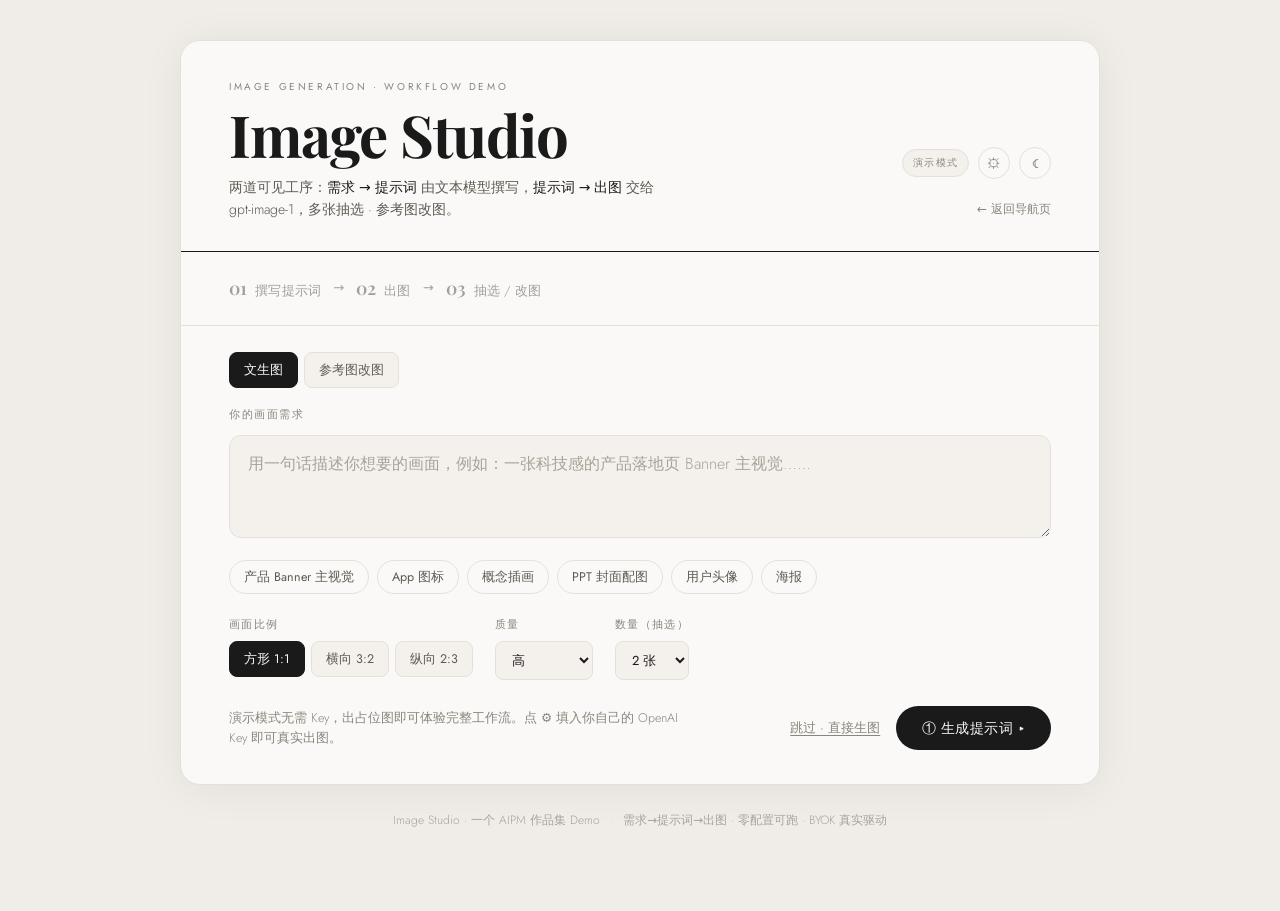
<file: image-studio/index.html>
<!DOCTYPE html>
<html lang="zh-CN">
<head>
  <meta charset="UTF-8" />
  <meta name="viewport" content="width=device-width, initial-scale=1.0" />
  <title>Image Studio · 图片生成工作流</title>
  <meta name="description" content="一个可见两道工序的图片生成工作流：先用文本模型把粗略需求扩写成专业图像提示词，再交给 gpt-image-1 出图、多张抽选、参考图改图。支持零配置演示与 BYOK 真实驱动。" />
  <meta name="theme-color" content="#f0ede8" />
  <link rel="icon" href="data:image/svg+xml,%3Csvg xmlns='http://www.w3.org/2000/svg' viewBox='0 0 100 100'%3E%3Crect width='100' height='100' rx='20' fill='%231a1a1a'/%3E%3Ctext x='50' y='70' font-family='Georgia,serif' font-size='50' font-weight='700' fill='%23faf9f7' text-anchor='middle'%3EI%3C/text%3E%3C/svg%3E" />
  <meta property="og:type" content="website" />
  <meta property="og:title" content="Image Studio · 图片生成工作流" />
  <meta property="og:description" content="需求→提示词→出图的可见工作流，作品集 Demo。" />
  <link rel="preconnect" href="https://fonts.googleapis.com" />
  <link rel="preconnect" href="https://fonts.gstatic.com" crossorigin />
  <link href="https://fonts.googleapis.com/css2?family=Playfair+Display:wght@400;500;600;700&family=Jost:wght@200;300;400;500;600&family=JetBrains+Mono:wght@400;500&display=swap" rel="stylesheet" />
  <link rel="stylesheet" href="styles.css" />
</head>
<body>
  <main class="shell">
    <!-- ── Header ── -->
    <header class="hd">
      <div class="hd-left">
        <p class="eyebrow">Image Generation · Workflow Demo</p>
        <h1 class="title">Image&nbsp;Studio</h1>
        <p class="subtitle">两道可见工序：<strong>需求 → 提示词</strong> 由文本模型撰写，<strong>提示词 → 出图</strong> 交给 gpt-image-1，多张抽选 · 参考图改图。</p>
      </div>
      <div class="hd-right">
        <div class="hd-actions">
          <span id="modeBadge" class="badge badge-demo" title="当前运行模式">演示模式</span>
          <button class="icon-btn" id="settingsBtn" title="模型设置（BYOK）" aria-label="模型设置">⚙</button>
          <button class="icon-btn" id="themeBtn" title="切换白天/黑夜主题" aria-label="切换主题">☾</button>
        </div>
        <a class="back-link" href="../index.html">← 返回导航页</a>
      </div>
    </header>

    <!-- ── Phase tracker ── -->
    <nav class="phases" id="phases" aria-label="工作流阶段">
      <div class="phase" data-phase="1"><span class="phase-no">01</span><span class="phase-name">撰写提示词</span></div>
      <div class="phase-arrow">→</div>
      <div class="phase" data-phase="2"><span class="phase-no">02</span><span class="phase-name">出图</span></div>
      <div class="phase-arrow">→</div>
      <div class="phase" data-phase="3"><span class="phase-no">03</span><span class="phase-name">抽选 / 改图</span></div>
    </nav>

    <!-- ── Composer ── -->
    <section class="composer" id="composer">
      <div class="seg mode-seg" id="modeSeg" aria-label="模式">
        <button type="button" data-mode="generate" class="seg-btn active">文生图</button>
        <button type="button" data-mode="edit" class="seg-btn">参考图改图</button>
      </div>

      <label class="composer-label" for="reqInput">你的画面需求</label>
      <textarea id="reqInput" class="idea-input" rows="3"
        placeholder="用一句话描述你想要的画面，例如：一张科技感的产品落地页 Banner 主视觉……"></textarea>

      <div class="chips" id="templateChips" aria-label="场景模板"></div>

      <!-- 改图：参考图上传 -->
      <div class="edit-zone" id="editZone" hidden>
        <label class="composer-label">参考图（改图模式）</label>
        <div class="dropzone" id="dropzone">
          <input type="file" id="imgFile" accept="image/*" multiple hidden />
          <div class="drop-preview" id="dropPreview"></div>
          <p class="drop-hint">点击或拖拽图片到此处上传（gpt-image-1 支持多张参考图）</p>
        </div>
      </div>

      <!-- 出图参数 -->
      <div class="controls">
        <div class="ctrl">
          <span class="ctrl-label">画面比例</span>
          <div class="seg" id="aspectSeg">
            <button type="button" data-aspect="square" class="seg-btn active">方形 1:1</button>
            <button type="button" data-aspect="landscape" class="seg-btn">横向 3:2</button>
            <button type="button" data-aspect="portrait" class="seg-btn">纵向 2:3</button>
          </div>
        </div>
        <div class="ctrl">
          <span class="ctrl-label">质量</span>
          <select id="qualitySel" class="select">
            <option value="low">低（快）</option>
            <option value="medium">中</option>
            <option value="high" selected>高</option>
          </select>
        </div>
        <div class="ctrl">
          <span class="ctrl-label">数量（抽选）</span>
          <select id="countSel" class="select">
            <option value="1">1 张</option>
            <option value="2" selected>2 张</option>
            <option value="3">3 张</option>
            <option value="4">4 张</option>
          </select>
        </div>
      </div>

      <div class="composer-foot">
        <p class="hint" id="composerHint">演示模式无需 Key，出占位图即可体验完整工作流。</p>
        <div class="run-group">
          <button class="text-btn" id="skipBtn" type="button" title="跳过文本模型，直接拿需求当提示词出图">跳过 · 直接生图</button>
          <button class="run-btn" id="runBtn">① 生成提示词 ▸</button>
        </div>
      </div>
    </section>

    <!-- ── Workflow trace + output ── -->
    <section class="stage" id="stage" hidden>
      <div class="stage-head">
        <h2 class="stage-title">工作流运行轨迹</h2>
        <button class="text-btn" id="resetBtn" type="button">重新开始</button>
      </div>
      <div class="trace" id="trace" aria-live="polite"></div>
    </section>

    <!-- ── History ── -->
    <section class="history" id="historySec" hidden>
      <div class="stage-head">
        <h2 class="stage-title">历史记录 · 本地</h2>
        <button class="text-btn" id="clearHistory" type="button">清空历史</button>
      </div>
      <div class="hist-grid" id="historyGrid"></div>
    </section>
  </main>

  <!-- ── Settings modal ── -->
  <div class="modal-mask" id="settingsModal" hidden>
    <div class="modal" role="dialog" aria-modal="true" aria-labelledby="settingsTitle">
      <div class="modal-head">
        <h3 id="settingsTitle">模型设置 · BYOK</h3>
        <button class="icon-btn" id="settingsClose" aria-label="关闭">✕</button>
      </div>
      <p class="modal-note">
        填入你自己的 OpenAI Key 即可<strong>真实出图</strong>：文本模型负责写提示词，图像模型负责出图。
        Key 仅保存在本浏览器 <code>localStorage</code>，不会上传到任何服务器。留空则用零配置<strong>演示模式</strong>。
      </p>

      <div class="field">
        <label>预设端点</label>
        <div class="seg" id="presetSeg">
          <button type="button" data-preset="demo" class="seg-btn active">演示模式</button>
          <button type="button" data-preset="openai" class="seg-btn">OpenAI</button>
          <button type="button" data-preset="custom" class="seg-btn">自定义</button>
        </div>
      </div>

      <div class="field">
        <label for="baseUrl">Base URL</label>
        <input id="baseUrl" type="text" placeholder="https://api.openai.com/v1" autocomplete="off" />
      </div>
      <div class="field">
        <label for="apiKey">API Key</label>
        <input id="apiKey" type="password" placeholder="sk-..." autocomplete="off" />
      </div>
      <div class="field">
        <label for="modelName">图像模型（出图）</label>
        <input id="modelName" type="text" placeholder="gpt-image-1" autocomplete="off" />
      </div>
      <div class="field">
        <label for="textModelName">文本模型（写提示词）</label>
        <input id="textModelName" type="text" placeholder="gpt-4o-mini" autocomplete="off" />
      </div>

      <div class="modal-foot">
        <button class="text-btn" id="clearKeyBtn" type="button">清除并回到演示模式</button>
        <button class="run-btn" id="saveSettings" type="button">保存设置</button>
      </div>
    </div>
  </div>

  <!-- ── Lightbox ── -->
  <div class="modal-mask lightbox" id="lightbox" hidden>
    <button class="icon-btn lightbox-close" id="lightboxClose" aria-label="关闭">✕</button>
    <img id="lightboxImg" alt="放大查看" />
  </div>

  <footer class="page-foot">
    <span>Image Studio · 一个 AIPM 作品集 Demo</span>
    <span class="dot">·</span>
    <span>需求→提示词→出图 · 零配置可跑 · BYOK 真实驱动</span>
  </footer>

  <script type="module" src="js/main.js"></script>
</body>
</html>
</file>
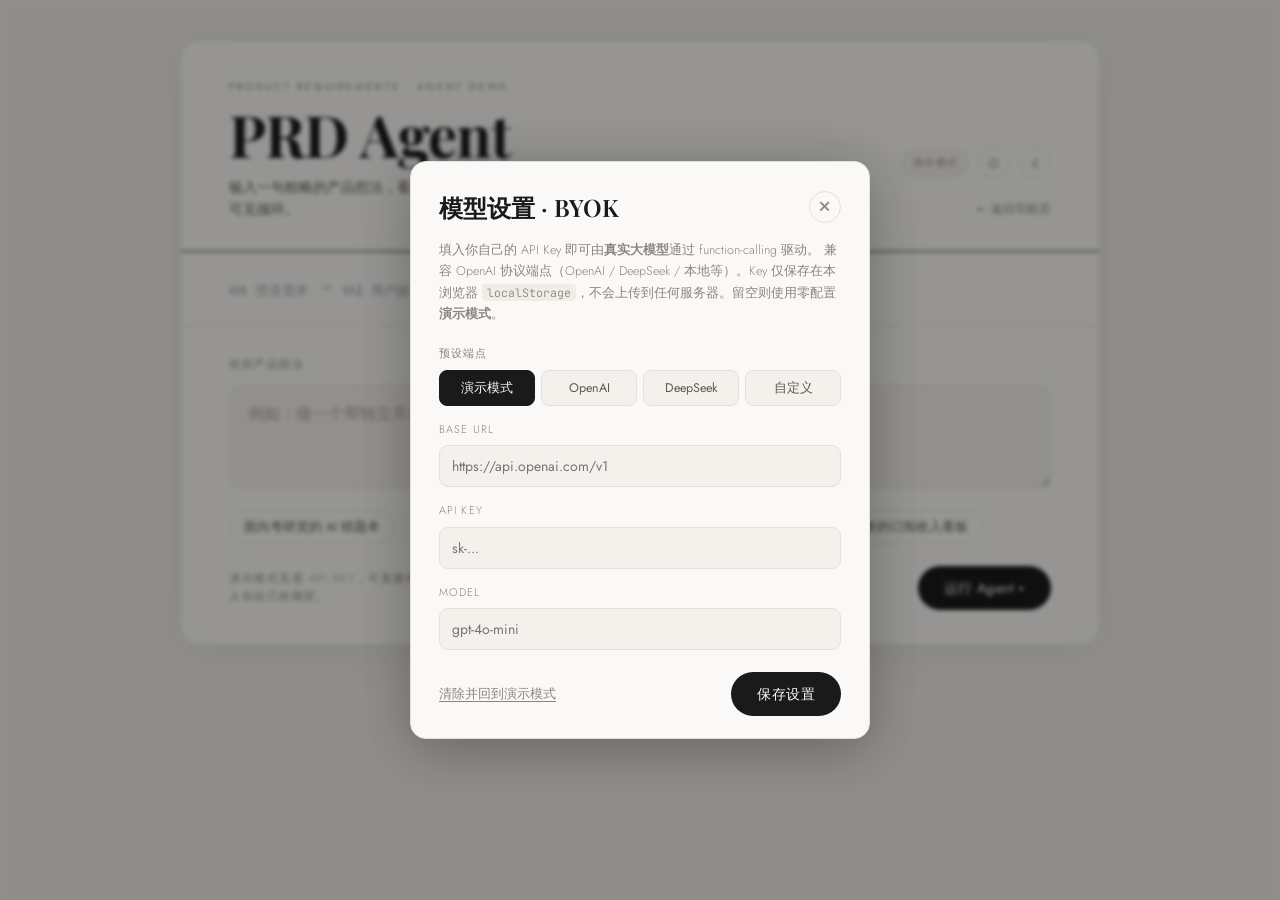
<file: prd-agent/index.html>
<!DOCTYPE html>
<html lang="zh-CN">
<head>
  <meta charset="UTF-8" />
  <meta name="viewport" content="width=device-width, initial-scale=1.0" />
  <title>PRD Agent · 需求/PRD 助手</title>
  <meta name="description" content="一个可见思考过程的需求/PRD 助手 Agent：从一句粗略想法出发，经澄清、用户故事到完整 PRD 草稿。支持零配置演示与 BYOK 真实大模型驱动。" />
  <meta name="theme-color" content="#f0ede8" />
  <link rel="icon" href="data:image/svg+xml,%3Csvg xmlns='http://www.w3.org/2000/svg' viewBox='0 0 100 100'%3E%3Crect width='100' height='100' rx='20' fill='%231a1a1a'/%3E%3Ctext x='50' y='70' font-family='Georgia,serif' font-size='50' font-weight='700' fill='%23faf9f7' text-anchor='middle'%3EP%3C/text%3E%3C/svg%3E" />
  <meta property="og:type" content="website" />
  <meta property="og:title" content="PRD Agent · 需求/PRD 助手" />
  <meta property="og:description" content="可见思考循环的需求助手 Agent，作品集 Demo。" />
  <link rel="preconnect" href="https://fonts.googleapis.com" />
  <link rel="preconnect" href="https://fonts.gstatic.com" crossorigin />
  <link href="https://fonts.googleapis.com/css2?family=Playfair+Display:wght@400;500;600;700&family=Jost:wght@200;300;400;500;600&family=JetBrains+Mono:wght@400;500&display=swap" rel="stylesheet" />
  <link rel="stylesheet" href="styles.css" />
</head>
<body>
  <main class="shell">
    <!-- ── Header ── -->
    <header class="hd">
      <div class="hd-left">
        <p class="eyebrow">Product Requirements · Agent Demo</p>
        <h1 class="title">PRD&nbsp;Agent</h1>
        <p class="subtitle">输入一句粗略的产品想法，看 Agent 走完<strong>澄清 → 用户故事 → PRD</strong>的可见循环。</p>
      </div>
      <div class="hd-right">
        <div class="hd-actions">
          <span id="modeBadge" class="badge badge-demo" title="当前运行模式">演示模式</span>
          <button class="icon-btn" id="settingsBtn" title="模型设置（BYOK）" aria-label="模型设置">⚙</button>
          <button class="icon-btn" id="themeBtn" title="切换白天/黑夜主题" aria-label="切换主题">☾</button>
        </div>
        <a class="back-link" href="../index.html">← 返回导航页</a>
      </div>
    </header>

    <!-- ── Phase tracker ── -->
    <nav class="phases" id="phases" aria-label="Agent 流程阶段">
      <div class="phase" data-phase="1"><span class="phase-no">01</span><span class="phase-name">澄清需求</span></div>
      <div class="phase-arrow">→</div>
      <div class="phase" data-phase="2"><span class="phase-no">02</span><span class="phase-name">用户故事</span></div>
      <div class="phase-arrow">→</div>
      <div class="phase" data-phase="3"><span class="phase-no">03</span><span class="phase-name">PRD 草稿</span></div>
    </nav>

    <!-- ── Input ── -->
    <section class="composer" id="composer">
      <label class="composer-label" for="ideaInput">你的产品想法</label>
      <textarea id="ideaInput" class="idea-input" rows="3"
        placeholder="例如：做一个帮独立开发者管理订阅制收入的工具，能看清每月经常性收入和流失风险……"></textarea>
      <div class="chips" id="exampleChips" aria-label="示例想法">
        <button class="chip" type="button">面向考研党的 AI 错题本</button>
        <button class="chip" type="button">帮宠物主记录健康的小程序</button>
        <button class="chip" type="button">给小团队用的轻量 OKR 工具</button>
        <button class="chip" type="button">独立开发者的订阅收入看板</button>
      </div>
      <div class="composer-foot">
        <p class="hint" id="composerHint">演示模式无需 API Key，可直接体验完整 Agent 流程。</p>
        <button class="run-btn" id="runBtn">运行 Agent ▸</button>
      </div>
    </section>

    <!-- ── Agent trace + output ── -->
    <section class="stage" id="stage" hidden>
      <div class="stage-head">
        <h2 class="stage-title">Agent 运行轨迹</h2>
        <button class="text-btn" id="resetBtn" type="button">重新开始</button>
      </div>
      <div class="trace" id="trace" aria-live="polite"></div>
    </section>
  </main>

  <!-- ── Settings modal ── -->
  <div class="modal-mask" id="settingsModal" hidden>
    <div class="modal" role="dialog" aria-modal="true" aria-labelledby="settingsTitle">
      <div class="modal-head">
        <h3 id="settingsTitle">模型设置 · BYOK</h3>
        <button class="icon-btn" id="settingsClose" aria-label="关闭">✕</button>
      </div>
      <p class="modal-note">
        填入你自己的 API Key 即可由<strong>真实大模型</strong>通过 function-calling 驱动。
        兼容 OpenAI 协议端点（OpenAI / DeepSeek / 本地等）。Key 仅保存在本浏览器
        <code>localStorage</code>，不会上传到任何服务器。留空则使用零配置<strong>演示模式</strong>。
      </p>

      <div class="field">
        <label>预设端点</label>
        <div class="seg" id="presetSeg">
          <button type="button" data-preset="demo" class="seg-btn active">演示模式</button>
          <button type="button" data-preset="openai" class="seg-btn">OpenAI</button>
          <button type="button" data-preset="deepseek" class="seg-btn">DeepSeek</button>
          <button type="button" data-preset="custom" class="seg-btn">自定义</button>
        </div>
      </div>

      <div class="field">
        <label for="baseUrl">Base URL</label>
        <input id="baseUrl" type="text" placeholder="https://api.openai.com/v1" autocomplete="off" />
      </div>
      <div class="field">
        <label for="apiKey">API Key</label>
        <input id="apiKey" type="password" placeholder="sk-..." autocomplete="off" />
      </div>
      <div class="field">
        <label for="modelName">Model</label>
        <input id="modelName" type="text" placeholder="gpt-4o-mini" autocomplete="off" />
      </div>

      <div class="modal-foot">
        <button class="text-btn" id="clearKeyBtn" type="button">清除并回到演示模式</button>
        <button class="run-btn" id="saveSettings" type="button">保存设置</button>
      </div>
    </div>
  </div>

  <footer class="page-foot">
    <span>PRD Agent · 一个 AIPM 作品集 Demo</span>
    <span class="dot">·</span>
    <span>思考可见 · 零配置可跑 · BYOK 真实驱动</span>
  </footer>

  <script type="module" src="js/main.js"></script>
</body>
</html>
</file>
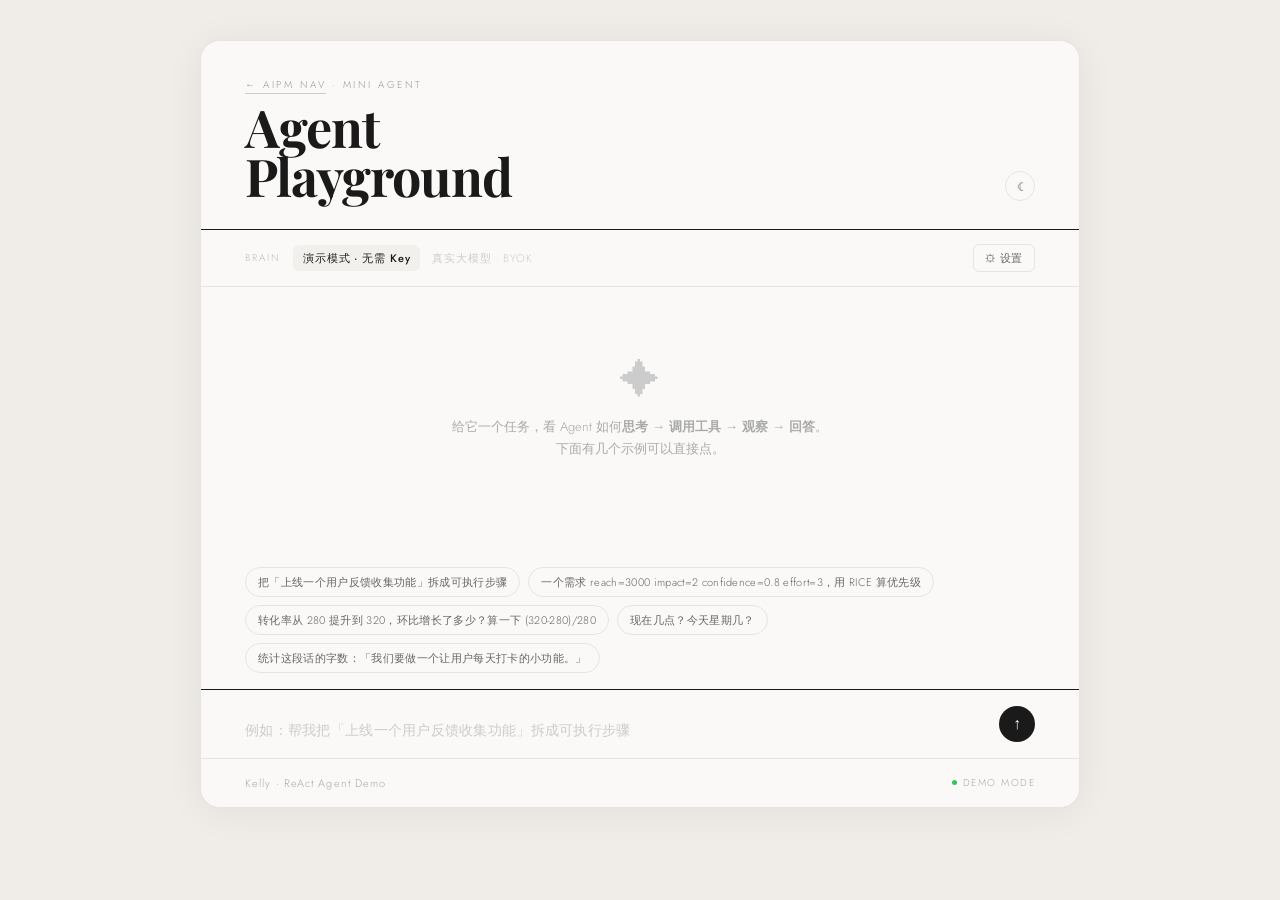
<file: agent.html>
<!DOCTYPE html>
<html lang="zh-CN">
<head>
  <meta charset="UTF-8" />
  <meta name="viewport" content="width=device-width, initial-scale=1.0" />
  <title>Agent Demo · Kelly's AIPM Nav</title>
  <meta name="description" content="一个可视化的 ReAct Agent 演示：思考 → 调用工具 → 观察 → 回答。零配置即可运行，也支持接入真实大模型。" />
  <meta name="theme-color" content="#f0ede8" />
  <link rel="icon" href="data:image/svg+xml,%3Csvg xmlns='http://www.w3.org/2000/svg' viewBox='0 0 100 100'%3E%3Crect width='100' height='100' rx='20' fill='%231a1a1a'/%3E%3Ctext x='50' y='68' font-family='Georgia,serif' font-size='52' font-weight='700' fill='%23faf9f7' text-anchor='middle'%3EA%3C/text%3E%3C/svg%3E" />
  <link rel="preconnect" href="https://fonts.googleapis.com">
  <link rel="preconnect" href="https://fonts.gstatic.com" crossorigin>
  <link href="https://fonts.googleapis.com/css2?family=Playfair+Display:wght@400;500;600;700&family=Jost:wght@200;300;400;500&display=swap" rel="stylesheet">
  <style>
    * { box-sizing: border-box; margin: 0; padding: 0; }

    /* ── 主题色变量（白天） ── */
    :root {
      --bg: #f0ede8;
      --panel: #faf9f7;
      --ink: #1a1a1a;
      --border: #e8e5e0;
      --border-soft: #ece9e4;
      --muted-1: #999;
      --muted-2: #aaa;
      --muted-3: #bbb;
      --faint: #ccc;
      --link: #666;
      --hover: #f2f0ec;
      --divider: #ddd;
      --shadow: rgba(0,0,0,0.06);
      --think: #8a7f6b;
      --action: #5b6e8c;
      --observe: #6b8a7f;
      --answer: #1a1a1a;
    }
    /* ── 主题色变量（黑夜） ── */
    :root[data-theme="dark"] {
      --bg: #131210;
      --panel: #1c1b17;
      --ink: #ede9e2;
      --border: #2e2c27;
      --border-soft: #272420;
      --muted-1: #8f8a82;
      --muted-2: #7d786f;
      --muted-3: #8a857c;
      --faint: #5a564f;
      --link: #b3aea4;
      --hover: #24221e;
      --divider: #3a3731;
      --shadow: rgba(0,0,0,0.45);
      --think: #c4b596;
      --action: #9db0d0;
      --observe: #9dc0b3;
      --answer: #ede9e2;
    }

    body {
      background: var(--bg);
      min-height: 100vh;
      display: flex;
      align-items: flex-start;
      justify-content: center;
      padding: 40px 20px;
      transition: background-color 0.35s ease;
    }

    .vg {
      background: var(--panel);
      width: 100%;
      max-width: 880px;
      border-radius: 20px;
      overflow: hidden;
      border: 0.5px solid var(--border);
      font-family: 'Jost', sans-serif;
      color: var(--ink);
      box-shadow: 0 4px 40px var(--shadow);
      transition: background-color 0.35s ease, border-color 0.35s ease;
      display: flex;
      flex-direction: column;
    }

    /* ── Header ── */
    .vg-header {
      padding: 36px 44px 28px;
      border-bottom: 1.5px solid var(--ink);
      display: flex;
      align-items: flex-end;
      justify-content: space-between;
      transition: border-color 0.35s ease;
    }
    .vg-eyebrow {
      font-size: 10px;
      font-weight: 300;
      letter-spacing: 0.25em;
      text-transform: uppercase;
      color: var(--muted-1);
      margin-bottom: 10px;
    }
    .vg-eyebrow a { color: inherit; text-decoration: none; border-bottom: 0.5px solid var(--faint); padding-bottom: 1px; }
    .vg-eyebrow a:hover { color: var(--ink); }
    .vg-title {
      font-family: 'Playfair Display', serif;
      font-size: 52px;
      font-weight: 700;
      letter-spacing: -0.02em;
      line-height: 0.95;
      color: var(--ink);
    }
    .vg-right { text-align: right; }
    .vg-actions { display: flex; gap: 10px; justify-content: flex-end; }
    .vg-icon-btn {
      background: none;
      border: 0.5px solid var(--border);
      color: var(--muted-1);
      width: 30px; height: 30px;
      border-radius: 50%;
      cursor: pointer;
      font-size: 14px; line-height: 1;
      display: flex; align-items: center; justify-content: center;
      font-family: 'Jost', sans-serif;
      transition: all 0.2s ease;
    }
    .vg-icon-btn:hover { color: var(--ink); border-color: var(--ink); }
    .vg-icon-btn.active { background: var(--ink); color: var(--panel); border-color: var(--ink); }

    /* ── 模式条 ── */
    .vg-mode {
      padding: 14px 44px;
      border-bottom: 0.5px solid var(--border);
      display: flex;
      align-items: center;
      gap: 12px;
      flex-wrap: wrap;
    }
    .vg-mode-label {
      font-size: 10px; font-weight: 300; letter-spacing: 0.2em;
      text-transform: uppercase; color: var(--muted-3); white-space: nowrap;
    }
    .vg-seg { display: flex; gap: 2px; }
    .vg-seg button {
      background: none; border: 0; cursor: pointer;
      font-family: 'Jost', sans-serif; font-size: 11px; font-weight: 300;
      letter-spacing: 0.08em; color: var(--faint);
      padding: 5px 10px; border-radius: 6px; transition: color 0.15s ease;
    }
    .vg-seg button:hover { color: var(--muted-1); }
    .vg-seg button.active { color: var(--ink); font-weight: 500; background: var(--hover); }
    .vg-mode-spacer { flex: 1; }
    .vg-settings-btn {
      background: none; border: 0.5px solid var(--border); color: var(--link);
      cursor: pointer; font-family: 'Jost', sans-serif; font-size: 11px;
      letter-spacing: 0.05em; padding: 5px 11px; border-radius: 6px;
      transition: all 0.15s ease;
    }
    .vg-settings-btn:hover { color: var(--ink); border-color: var(--ink); }

    /* ── 设置面板 ── */
    .vg-config {
      padding: 18px 44px; border-bottom: 0.5px solid var(--border);
      background: var(--hover); display: grid; gap: 10px;
      grid-template-columns: 1fr 1fr;
    }
    .vg-config[hidden] { display: none; }
    .vg-config .full { grid-column: 1 / -1; }
    .vg-config label {
      display: block; font-size: 10px; font-weight: 300; letter-spacing: 0.12em;
      text-transform: uppercase; color: var(--muted-2); margin-bottom: 5px;
    }
    .vg-config input, .vg-config select {
      width: 100%; background: var(--panel); border: 0.5px solid var(--border);
      border-radius: 7px; padding: 8px 10px; font-family: 'Jost', sans-serif;
      font-size: 12px; color: var(--ink); outline: none;
    }
    .vg-config input:focus, .vg-config select:focus { border-color: var(--ink); }
    .vg-config .hint { font-size: 11px; color: var(--muted-2); line-height: 1.5; }
    .vg-config .hint code { font-family: ui-monospace, monospace; font-size: 10px; background: var(--bg); padding: 1px 5px; border-radius: 4px; }

    /* ── 对话/轨迹区 ── */
    .vg-trace {
      padding: 24px 44px;
      min-height: 280px;
      max-height: 56vh;
      overflow-y: auto;
      display: flex;
      flex-direction: column;
      gap: 14px;
    }
    .vg-empty {
      text-align: center; color: var(--muted-2); padding: 40px 0;
    }
    .vg-empty .vg-empty-mark {
      font-family: 'Playfair Display', serif; font-size: 40px; color: var(--faint);
      margin-bottom: 12px;
    }
    .vg-empty p { font-size: 13px; font-weight: 300; line-height: 1.7; }

    .vg-msg-user {
      align-self: flex-end; max-width: 80%;
      background: var(--ink); color: var(--panel);
      padding: 11px 16px; border-radius: 14px 14px 4px 14px;
      font-size: 13px; font-weight: 300; line-height: 1.5; letter-spacing: 0.02em;
      white-space: pre-wrap; word-break: break-word;
    }

    .vg-step {
      border-left: 1.5px solid var(--border);
      padding: 2px 0 2px 16px;
      animation: fadeIn 0.3s ease;
    }
    @keyframes fadeIn { from { opacity: 0; transform: translateY(4px); } to { opacity: 1; transform: none; } }
    .vg-step-tag {
      font-size: 10px; font-weight: 500; letter-spacing: 0.18em;
      text-transform: uppercase; margin-bottom: 5px;
      display: flex; align-items: center; gap: 7px;
    }
    .vg-step-body {
      font-size: 13px; font-weight: 300; line-height: 1.6; letter-spacing: 0.02em;
      color: var(--link); white-space: pre-wrap; word-break: break-word;
    }
    .vg-step.think  { border-color: var(--think);  }
    .vg-step.think  .vg-step-tag { color: var(--think); }
    .vg-step.action { border-color: var(--action); }
    .vg-step.action .vg-step-tag { color: var(--action); }
    .vg-step.observe{ border-color: var(--observe);}
    .vg-step.observe .vg-step-tag { color: var(--observe); }
    .vg-step.answer { border-color: var(--answer); }
    .vg-step.answer .vg-step-tag { color: var(--answer); }
    .vg-step.answer .vg-step-body { color: var(--ink); font-weight: 400; }
    .vg-step.error  { border-color: #c0392b; }
    .vg-step.error  .vg-step-tag { color: #c0392b; }

    .vg-tool-call {
      font-family: ui-monospace, SFMono-Regular, monospace;
      font-size: 12px; background: var(--bg); border: 0.5px solid var(--border);
      border-radius: 7px; padding: 8px 11px; color: var(--link);
      margin-top: 2px; word-break: break-all;
    }
    .vg-tool-call b { color: var(--action); font-weight: 600; }

    .vg-cursor { display: inline-block; width: 7px; height: 14px; background: var(--muted-1); animation: blink 1s steps(2) infinite; vertical-align: middle; }
    @keyframes blink { 50% { opacity: 0; } }

    /* ── 输入区 ── */
    .vg-input-row {
      padding: 16px 44px;
      border-top: 1.5px solid var(--ink);
      display: flex; gap: 12px; align-items: flex-end;
      transition: border-color 0.35s ease;
    }
    .vg-input-row textarea {
      flex: 1; resize: none; background: none; border: none; outline: none;
      font-family: 'Jost', sans-serif; font-size: 14px; font-weight: 300;
      letter-spacing: 0.02em; color: var(--ink); line-height: 1.5;
      max-height: 120px; min-height: 22px;
    }
    .vg-input-row textarea::placeholder { color: var(--faint); }
    .vg-send {
      background: var(--ink); color: var(--panel); border: none;
      width: 36px; height: 36px; border-radius: 50%; cursor: pointer;
      font-size: 16px; flex-shrink: 0; transition: opacity 0.2s ease;
      display: flex; align-items: center; justify-content: center;
    }
    .vg-send:hover { opacity: 0.82; }
    .vg-send:disabled { opacity: 0.35; cursor: not-allowed; }

    /* ── 示例 chips ── */
    .vg-chips {
      padding: 0 44px 16px; display: flex; flex-wrap: wrap; gap: 8px;
    }
    .vg-chip {
      background: none; border: 0.5px solid var(--border); color: var(--link);
      cursor: pointer; font-family: 'Jost', sans-serif; font-size: 11px;
      font-weight: 300; letter-spacing: 0.03em; padding: 6px 12px;
      border-radius: 20px; transition: all 0.15s ease;
    }
    .vg-chip:hover { color: var(--ink); border-color: var(--ink); }

    /* ── Footer ── */
    .vg-footer {
      padding: 16px 44px; border-top: 0.5px solid var(--border);
      display: flex; justify-content: space-between; align-items: center;
    }
    .vg-footer-l { font-size: 11px; font-weight: 300; letter-spacing: 0.1em; color: var(--muted-2); }
    .vg-footer-r {
      font-size: 10px; font-weight: 300; letter-spacing: 0.15em; text-transform: uppercase;
      color: var(--muted-2); display: flex; align-items: center; gap: 6px;
    }
    .vg-dot { width: 5px; height: 5px; background: #34c759; border-radius: 50%; }

    @media (max-width: 640px) {
      .vg-header { padding: 26px 22px 22px; }
      .vg-title { font-size: 38px; }
      .vg-mode, .vg-config, .vg-trace, .vg-input-row, .vg-footer { padding-left: 22px; padding-right: 22px; }
      .vg-chips { padding-left: 22px; padding-right: 22px; }
      .vg-config { grid-template-columns: 1fr; }
    }
  </style>
</head>
<body>
  <div class="vg">

    <div class="vg-header">
      <div>
        <div class="vg-eyebrow"><a href="./index.html">← AIPM Nav</a> · Mini Agent</div>
        <div class="vg-title">Agent<br>Playground</div>
      </div>
      <div class="vg-right">
        <div class="vg-actions">
          <button class="vg-icon-btn" id="themeBtn" title="切换主题" aria-label="切换白天/黑夜主题">☾</button>
        </div>
      </div>
    </div>

    <div class="vg-mode">
      <span class="vg-mode-label">Brain</span>
      <div class="vg-seg" id="modeSeg">
        <button data-mode="demo" class="active">演示模式 · 无需 Key</button>
        <button data-mode="llm">真实大模型 · BYOK</button>
      </div>
      <div class="vg-mode-spacer"></div>
      <button class="vg-settings-btn" id="settingsBtn">⚙ 设置</button>
    </div>

    <div class="vg-config" id="config" hidden>
      <div>
        <label>API Base URL（OpenAI 兼容）</label>
        <input id="cfgBase" type="text" placeholder="https://api.openai.com/v1" />
      </div>
      <div>
        <label>模型名</label>
        <input id="cfgModel" type="text" placeholder="gpt-4o-mini / deepseek-chat ..." />
      </div>
      <div class="full">
        <label>API Key（仅存在你本机浏览器，不上传任何服务器）</label>
        <input id="cfgKey" type="password" placeholder="sk-..." />
      </div>
      <div class="full hint">
        切到「真实大模型」即可由 LLM 驱动 function-calling。兼容 OpenAI、DeepSeek（<code>https://api.deepseek.com/v1</code>）、Moonshot、智谱等 OpenAI 协议端点。
        Key 通过 <code>localStorage</code> 仅保存在本地；浏览器直连第三方 API 可能遇到 CORS 限制，演示模式则完全离线可用。
      </div>
    </div>

    <div class="vg-trace" id="trace">
      <div class="vg-empty" id="empty">
        <div class="vg-empty-mark">✦</div>
        <p>给它一个任务，看 Agent 如何<b>思考 → 调用工具 → 观察 → 回答</b>。<br>下面有几个示例可以直接点。</p>
      </div>
    </div>

    <div class="vg-chips" id="chips"></div>

    <div class="vg-input-row">
      <textarea id="input" rows="1" placeholder="例如：帮我把「上线一个用户反馈收集功能」拆成可执行步骤" aria-label="任务输入"></textarea>
      <button class="vg-send" id="send" title="发送" aria-label="发送">↑</button>
    </div>

    <div class="vg-footer">
      <span class="vg-footer-l">Kelly · ReAct Agent Demo</span>
      <span class="vg-footer-r"><span class="vg-dot"></span><span id="statusText">Demo Mode</span></span>
    </div>

  </div>

  <script>
  /* =========================================================================
     Mini ReAct Agent
     -------------------------------------------------------------------------
     核心思想（面试可讲）：Agent ≠ 单轮聊天。它在一个循环里反复地
       1) Thought  思考下一步做什么
       2) Action   调用某个工具（tool / function）
       3) Observation 读取工具返回的结果
     直到拿到足够信息后给出 Final Answer。
     本页提供两种「大脑」：
       · demo —— 纯前端确定性规则路由，零依赖、零 Key，离线即可演示循环；
       · llm  —— 接 OpenAI 兼容接口，由大模型做规划与 function-calling。
     两种模式共用同一套「工具箱」，体现「工具与决策解耦」的工程设计。
     ========================================================================= */

  const $ = id => document.getElementById(id);
  const sleep = ms => new Promise(r => setTimeout(r, ms));

  /* ----------------------------- 工具箱 ----------------------------------- */
  /* 每个工具 = 名称 + 描述 + 参数 schema + 纯函数实现。
     LLM 模式下 schema 会转成 OpenAI tools 定义；Demo 模式下由规则路由调用。 */
  const TOOLS = {
    calculator: {
      desc: '计算一个数学表达式，支持 + - * / ( ) 和 % 百分号。用于留存率、转化率、增长等数值计算。',
      params: { expression: { type: 'string', description: '如 "1200*0.85" 或 "(320-280)/280*100"' } },
      run({ expression }) {
        const expr = String(expression || '').replace(/%/g, '/100').replace(/[^0-9+\-*/().\s]/g, '');
        if (!expr.trim()) return { error: '表达式为空' };
        try {
          // 仅允许数字与运算符，已过滤，可安全求值
          const val = Function('"use strict";return (' + expr + ')')();
          if (typeof val !== 'number' || !isFinite(val)) return { error: '无法计算' };
          return { expression: expr, result: Math.round(val * 1e6) / 1e6 };
        } catch (e) { return { error: '表达式不合法' }; }
      }
    },
    datetime: {
      desc: '获取当前的日期、时间和星期。',
      params: {},
      run() {
        const n = new Date();
        return {
          date: n.toLocaleDateString('zh-CN', { year: 'numeric', month: 'long', day: 'numeric' }),
          time: n.toLocaleTimeString('zh-CN', { hour: '2-digit', minute: '2-digit' }),
          weekday: n.toLocaleDateString('zh-CN', { weekday: 'long' })
        };
      }
    },
    text_stats: {
      desc: '统计一段文本的字数、句子数与预计阅读时长。适合 PM 检查 PRD / 文案长度。',
      params: { text: { type: 'string', description: '要统计的文本' } },
      run({ text }) {
        const t = String(text || '');
        const chars = t.replace(/\s/g, '').length;
        const sentences = (t.match(/[。！？.!?]+/g) || []).length || (t.trim() ? 1 : 0);
        return { chars, sentences, readMinutes: Math.max(1, Math.round(chars / 300)) };
      }
    },
    task_breakdown: {
      desc: '把一个产品目标拆解成结构化、可执行的步骤清单（探索→设计→开发→验证→上线）。',
      params: { goal: { type: 'string', description: '要拆解的目标，如「上线用户反馈收集功能」' } },
      run({ goal }) {
        const g = String(goal || '该目标').trim();
        return { goal: g, steps: [
          `1. 需求澄清：明确「${g}」要解决谁的什么问题、成功指标是什么`,
          `2. 方案设计：梳理用户流程，产出原型与关键交互`,
          `3. 拆分排期：切成可交付的小迭代，标注依赖与风险`,
          `4. 开发联调：与研发对齐技术方案，分阶段实现`,
          `5. 验证灰度：小流量验证核心指标，收集真实反馈`,
          `6. 全量上线：复盘指标，沉淀文档与下一步迭代`
        ]};
      }
    },
    rice_score: {
      desc: '用 RICE 模型（Reach 触达、Impact 影响、Confidence 信心、Effort 投入）给一个需求打优先级分。分数 = Reach×Impact×Confidence/Effort。',
      params: {
        reach: { type: 'number', description: '每周期触达用户数，如 2000' },
        impact: { type: 'number', description: '影响程度 0.25/0.5/1/2/3' },
        confidence: { type: 'number', description: '信心 0~1，如 0.8' },
        effort: { type: 'number', description: '投入人月，如 2' }
      },
      run({ reach, impact, confidence, effort }) {
        reach = +reach; impact = +impact; confidence = +confidence; effort = +effort;
        if (!effort || effort <= 0) return { error: 'effort（投入）需大于 0' };
        const score = (reach * impact * confidence) / effort;
        let tier = score >= 1000 ? '高优先级 🔥' : score >= 200 ? '中优先级' : '低优先级';
        return { reach, impact, confidence, effort, score: Math.round(score * 100) / 100, tier };
      }
    }
  };

  /* --------------------------- 轨迹渲染 ----------------------------------- */
  const traceEl = $('trace');
  function clearEmpty() { const e = $('empty'); if (e) e.remove(); }
  function scrollDown() { traceEl.scrollTop = traceEl.scrollHeight; }

  function addUser(text) {
    clearEmpty();
    const d = document.createElement('div');
    d.className = 'vg-msg-user';
    d.textContent = text;
    traceEl.appendChild(d); scrollDown();
  }

  const TAGS = {
    think:   { cls: 'think',   icon: '💭', label: 'Thought · 思考' },
    action:  { cls: 'action',  icon: '🔧', label: 'Action · 调用工具' },
    observe: { cls: 'observe', icon: '👁', label: 'Observation · 观察' },
    answer:  { cls: 'answer',  icon: '✅', label: 'Answer · 回答' },
    error:   { cls: 'error',   icon: '⚠', label: 'Error · 出错' }
  };
  function addStep(kind, html, isHtml) {
    clearEmpty();
    const t = TAGS[kind];
    const step = document.createElement('div');
    step.className = 'vg-step ' + t.cls;
    const body = document.createElement('div');
    body.className = 'vg-step-body';
    if (isHtml) body.innerHTML = html; else body.textContent = html;
    step.innerHTML = `<div class="vg-step-tag">${t.icon} ${t.label}</div>`;
    step.appendChild(body);
    traceEl.appendChild(step); scrollDown();
    return body;
  }
  // 逐字打字机效果（仅用于思考/回答，营造 agent 推理的「过程感」）
  async function typeInto(el, text, speed) {
    el.textContent = '';
    const cur = document.createElement('span'); cur.className = 'vg-cursor';
    el.appendChild(cur);
    for (let i = 0; i < text.length; i++) {
      cur.insertAdjacentText('beforebegin', text[i]);
      if (i % 2 === 0) { scrollDown(); await sleep(speed || 14); }
    }
    cur.remove(); scrollDown();
  }
  function fmtToolCall(name, args) {
    const a = Object.keys(args || {}).length ? JSON.stringify(args) : '{}';
    return `<div class="vg-tool-call"><b>${name}</b>(${esc(a)})</div>`;
  }
  function esc(s) { return String(s).replace(/[&<>]/g, c => ({ '&': '&amp;', '<': '&lt;', '>': '&gt;' }[c])); }

  /* =========================== Demo 大脑（规则路由） ======================= */
  /* 不依赖任何模型：根据输入意图选择工具、生成思考文本，真实跑通 ReAct 循环。 */
  function planDemo(query) {
    const q = query.toLowerCase();
    const plans = [];

    const math = query.match(/[-+]?[\d.]+\s*[-+*/%][\s\S]*[\d.]/);
    if (/留存|转化|增长|百分|计算|算一下|多少|=|％|%/.test(query) && math) {
      plans.push({ tool: 'calculator', args: { expression: math[0] },
        think: '这里涉及具体的数值计算，我应该用计算器工具，而不是自己心算，避免出错。' });
    } else if (math && /[\d][-+*/][\d]/.test(query.replace(/\s/g, ''))) {
      plans.push({ tool: 'calculator', args: { expression: math[0] },
        think: '识别到一个数学表达式，调用计算器求值。' });
    }

    if (/几点|时间|日期|今天|星期|现在/.test(query)) {
      plans.push({ tool: 'datetime', args: {},
        think: '用户在问当前时间/日期，调用时间工具获取实时信息。' });
    }

    if (/字数|多少字|统计|阅读时长|多长/.test(query)) {
      const m = query.match(/[「"“]([\s\S]+?)[」"”]/);
      plans.push({ tool: 'text_stats', args: { text: m ? m[1] : query },
        think: '需要统计文本长度，调用文本统计工具。' });
    }

    if (/rice|优先级|打分|排序|该不该做|值不值/.test(q) || /reach|impact/.test(q)) {
      const nums = (query.match(/[\d.]+/g) || []).map(Number);
      if (nums.length >= 4) {
        plans.push({ tool: 'rice_score', args: { reach: nums[0], impact: nums[1], confidence: nums[2], effort: nums[3] },
          think: '用户想评估需求优先级，且给了四个数值，套用 RICE 模型打分。' });
      } else {
        plans.push({ tool: 'rice_score', args: { reach: 2000, impact: 2, confidence: 0.8, effort: 2 },
          think: '用户想做优先级评估但没给全参数，我先用一组示例值演示 RICE 计算，并在回答里说明每个参数含义。' });
      }
    }

    if (/拆解|拆成|步骤|计划|怎么做|如何推进|落地|方案|怎么上线/.test(query)) {
      const m = query.match(/[「"“]([\s\S]+?)[」"”]/);
      const goal = m ? m[1] : query.replace(/帮我|请|把|拆解|拆成.*?步骤|一下|怎么做|计划/g, '').trim() || query;
      plans.push({ tool: 'task_breakdown', args: { goal },
        think: '这是一个偏开放的目标，最有价值的是把它拆成结构化、可执行的步骤，调用任务拆解工具。' });
    }

    return plans;
  }

  function demoFinalAnswer(query, results) {
    if (!results.length) {
      return '我没能匹配到合适的工具来处理这个请求。试试这些方向：\n• 数值计算（如「(320-280)/280 等于多少」）\n• 任务拆解（如「把『做一个打卡功能』拆成步骤」）\n• RICE 优先级（给出 reach / impact / confidence / effort 四个数）\n• 文本字数统计 / 当前时间\n\n（这是离线演示大脑；切到「真实大模型」可处理任意开放问题。）';
    }
    const parts = [];
    for (const r of results) {
      const o = r.output;
      if (r.tool === 'calculator' && o.result !== undefined) parts.push(`计算结果：${o.expression} = ${o.result}`);
      else if (r.tool === 'datetime') parts.push(`现在是 ${o.date} ${o.weekday} ${o.time}`);
      else if (r.tool === 'text_stats') parts.push(`这段文本约 ${o.chars} 字、${o.sentences} 句，预计阅读 ${o.readMinutes} 分钟`);
      else if (r.tool === 'rice_score' && o.score !== undefined) parts.push(`RICE 得分 = ${o.reach}×${o.impact}×${o.confidence}/${o.effort} ≈ ${o.score}，判定为「${o.tier}」`);
      else if (r.tool === 'task_breakdown') parts.push(`「${o.goal}」可以这样推进：\n${o.steps.join('\n')}`);
      else if (o.error) parts.push(`（工具返回提示：${o.error}）`);
    }
    return parts.join('\n\n');
  }

  async function runDemo(query) {
    const plans = planDemo(query);
    const results = [];
    if (!plans.length) {
      const tEl = addStep('think', '');
      await typeInto(tEl, '我先判断这个请求需要哪个工具……似乎没有现成工具能直接处理，我应该如实说明能力边界，而不是编造答案。');
    }
    for (const p of plans) {
      const tEl = addStep('think', '');
      await typeInto(tEl, p.think);
      await sleep(120);
      addStep('action', fmtToolCall(p.tool, p.args), true);
      await sleep(260); // 模拟工具执行耗时
      const output = TOOLS[p.tool].run(p.args);
      addStep('observe', JSON.stringify(output, null, 2));
      results.push({ tool: p.tool, output });
      await sleep(120);
    }
    const aEl = addStep('answer', '');
    await typeInto(aEl, demoFinalAnswer(query, results), 10);
  }

  /* =========================== LLM 大脑（真实模型） ======================= */
  function toolsForLLM() {
    return Object.entries(TOOLS).map(([name, t]) => {
      const props = {}; const required = [];
      for (const [k, v] of Object.entries(t.params)) { props[k] = { type: v.type, description: v.description }; required.push(k); }
      return { type: 'function', function: { name, description: t.desc, parameters: { type: 'object', properties: props, required } } };
    });
  }

  async function runLLM(query) {
    const base = (cfg.base || '').replace(/\/$/, '');
    if (!base || !cfg.key || !cfg.model) {
      addStep('error', '请先点右上角「⚙ 设置」填写 API Base URL、模型名和 Key（或切回演示模式）。');
      return;
    }
    const messages = [
      { role: 'system', content: '你是一个高效的产品助理 Agent。优先调用提供的工具来获取事实/做计算/做拆解，不要凭空编造数字。拿到工具结果后用简洁中文给出最终答复。' },
      { role: 'user', content: query }
    ];
    const tools = toolsForLLM();
    const MAX_TURNS = 6;

    for (let turn = 0; turn < MAX_TURNS; turn++) {
      let data;
      try {
        const resp = await fetch(base + '/chat/completions', {
          method: 'POST',
          headers: { 'Content-Type': 'application/json', 'Authorization': 'Bearer ' + cfg.key },
          body: JSON.stringify({ model: cfg.model, messages, tools, tool_choice: 'auto', temperature: 0.3 })
        });
        if (!resp.ok) { addStep('error', `接口返回 ${resp.status}：${(await resp.text()).slice(0, 300)}`); return; }
        data = await resp.json();
      } catch (e) {
        addStep('error', '请求失败（常见原因是浏览器直连的 CORS 限制或网络问题）：' + e.message + '\n可改用演示模式，或换一个允许浏览器跨域的接口。');
        return;
      }

      const msg = data.choices && data.choices[0] && data.choices[0].message;
      if (!msg) { addStep('error', '接口返回格式异常。'); return; }
      messages.push(msg);

      const calls = msg.tool_calls || [];
      if (calls.length) {
        if (msg.content) { const tEl = addStep('think', ''); await typeInto(tEl, msg.content); }
        for (const c of calls) {
          let args = {};
          try { args = JSON.parse(c.function.arguments || '{}'); } catch (e) {}
          addStep('action', fmtToolCall(c.function.name, args), true);
          const tool = TOOLS[c.function.name];
          const output = tool ? tool.run(args) : { error: '未知工具' };
          addStep('observe', JSON.stringify(output, null, 2));
          messages.push({ role: 'tool', tool_call_id: c.id, content: JSON.stringify(output) });
        }
        continue; // 带着工具结果再问一轮
      }

      // 没有再调工具 → 最终回答
      const aEl = addStep('answer', '');
      await typeInto(aEl, msg.content || '(模型没有返回内容)', 10);
      return;
    }
    addStep('error', `已达到最大循环轮数（${MAX_TURNS}），为防止无限循环而停止。`);
  }

  /* ------------------------------ 主流程 ---------------------------------- */
  let busy = false;
  async function submit(text) {
    text = (text || $('input').value).trim();
    if (!text || busy) return;
    busy = true; $('send').disabled = true; $('input').value = ''; autoGrow();
    addUser(text);
    try {
      if (mode === 'llm') await runLLM(text);
      else await runDemo(text);
    } catch (e) {
      addStep('error', '执行出错：' + e.message);
    } finally {
      busy = false; $('send').disabled = false; $('input').focus();
    }
  }

  /* ------------------------------ 配置/状态 -------------------------------- */
  const CFG_KEY = 'aipm.agent.cfg';
  let cfg = (() => { try { return JSON.parse(localStorage.getItem(CFG_KEY)) || {}; } catch (e) { return {}; } })();
  let mode = 'demo';

  function saveCfg() {
    cfg.base = $('cfgBase').value.trim();
    cfg.model = $('cfgModel').value.trim();
    cfg.key = $('cfgKey').value.trim();
    try { localStorage.setItem(CFG_KEY, JSON.stringify(cfg)); } catch (e) {}
  }
  $('cfgBase').value = cfg.base || '';
  $('cfgModel').value = cfg.model || '';
  $('cfgKey').value = cfg.key || '';
  ['cfgBase', 'cfgModel', 'cfgKey'].forEach(id => $(id).addEventListener('input', saveCfg));

  $('modeSeg').addEventListener('click', e => {
    const b = e.target.closest('button'); if (!b) return;
    mode = b.dataset.mode;
    document.querySelectorAll('#modeSeg button').forEach(x => x.classList.toggle('active', x === b));
    $('statusText').textContent = mode === 'llm' ? 'LLM Mode' : 'Demo Mode';
    if (mode === 'llm' && (!cfg.base || !cfg.key)) $('config').hidden = false;
  });
  $('settingsBtn').addEventListener('click', () => { $('config').hidden = !$('config').hidden; });

  /* ------------------------------ 示例 chips ------------------------------ */
  const EXAMPLES = [
    '把「上线一个用户反馈收集功能」拆成可执行步骤',
    '一个需求 reach=3000 impact=2 confidence=0.8 effort=3，用 RICE 算优先级',
    '转化率从 280 提升到 320，环比增长了多少？算一下 (320-280)/280',
    '现在几点？今天星期几？',
    '统计这段话的字数：「我们要做一个让用户每天打卡的小功能。」'
  ];
  $('chips').innerHTML = EXAMPLES.map(e => `<button class="vg-chip">${esc(e)}</button>`).join('');
  $('chips').addEventListener('click', e => { const b = e.target.closest('.vg-chip'); if (b) submit(b.textContent); });

  /* ------------------------------ 输入框行为 ------------------------------ */
  function autoGrow() { const ta = $('input'); ta.style.height = 'auto'; ta.style.height = Math.min(ta.scrollHeight, 120) + 'px'; }
  $('input').addEventListener('input', autoGrow);
  $('input').addEventListener('keydown', e => {
    if (e.key === 'Enter' && !e.shiftKey) { e.preventDefault(); submit(); }
  });
  $('send').addEventListener('click', () => submit());

  /* ------------------------------ 主题 ------------------------------------ */
  const root = document.documentElement;
  function applyTheme(t) {
    root.dataset.theme = t;
    $('themeBtn').textContent = t === 'dark' ? '☀' : '☾';
    const meta = document.querySelector('meta[name="theme-color"]');
    if (meta) meta.setAttribute('content', t === 'dark' ? '#131210' : '#f0ede8');
  }
  (function initTheme() {
    let t = null;
    try { t = JSON.parse(localStorage.getItem('aipm.theme')); } catch (e) {}
    if (t !== 'dark' && t !== 'light') t = (window.matchMedia && window.matchMedia('(prefers-color-scheme: dark)').matches) ? 'dark' : 'light';
    applyTheme(t);
  })();
  $('themeBtn').addEventListener('click', () => {
    const t = root.dataset.theme === 'dark' ? 'light' : 'dark';
    applyTheme(t);
    try { localStorage.setItem('aipm.theme', JSON.stringify(t)); } catch (e) {}
  });

  $('input').focus();
  </script>
</body>
</html>
</file>
<file: image-studio/styles.css>
/* ============================================================
   Image Studio — 杂志风 / 克制配色，复用导航页与 PRD Agent 的纸感主题
   ============================================================ */
* { box-sizing: border-box; margin: 0; padding: 0; }
/* 让 hidden 属性始终生效：.modal-mask 等设了 display:flex 会盖过 UA 的 [hidden] */
[hidden] { display: none !important; }

:root {
  --bg: #f0ede8;
  --panel: #faf9f7;
  --panel-2: #f4f1ec;
  --ink: #1a1a1a;
  --border: #e5e1da;
  --border-soft: #ece9e4;
  --muted-1: #8a857c;
  --muted-2: #a8a298;
  --link: #5f5a52;
  --hover: #f2f0ec;
  --accent: #9a3b2e;
  --accent-soft: #f3e4e0;
  --ok: #3f6b4a;
  --code-bg: #f1ede6;
  --shadow: rgba(0,0,0,0.06);
}
:root[data-theme="dark"] {
  --bg: #131210;
  --panel: #1c1b17;
  --panel-2: #211f1a;
  --ink: #ede9e2;
  --border: #312e28;
  --border-soft: #272420;
  --muted-1: #8f8a82;
  --muted-2: #6f6a62;
  --link: #b3aea4;
  --hover: #24221e;
  --accent: #d98a72;
  --accent-soft: #2c211c;
  --ok: #8bbd97;
  --code-bg: #211f1a;
  --shadow: rgba(0,0,0,0.45);
}

body {
  background: var(--bg);
  color: var(--ink);
  font-family: 'Jost', system-ui, sans-serif;
  font-weight: 300;
  line-height: 1.6;
  padding: 40px 20px 80px;
  display: flex;
  flex-direction: column;
  align-items: center;
  min-height: 100vh;
  transition: background-color .35s ease, color .35s ease;
  -webkit-font-smoothing: antialiased;
}

.shell {
  width: 100%;
  max-width: 920px;
  background: var(--panel);
  border: .5px solid var(--border);
  border-radius: 20px;
  box-shadow: 0 4px 44px var(--shadow);
  overflow: hidden;
  transition: background-color .35s ease, border-color .35s ease;
}

/* ── Header ── */
.hd {
  padding: 38px 48px 30px;
  border-bottom: 1.5px solid var(--ink);
  display: flex;
  justify-content: space-between;
  align-items: flex-end;
  gap: 24px;
}
.eyebrow { font-size: 10px; font-weight: 400; letter-spacing: .26em; text-transform: uppercase; color: var(--muted-1); margin-bottom: 12px; }
.title { font-family: 'Playfair Display', serif; font-size: 58px; font-weight: 700; letter-spacing: -.02em; line-height: .95; }
.subtitle { margin-top: 14px; font-size: 14px; color: var(--link); max-width: 32em; }
.subtitle strong { font-weight: 500; color: var(--ink); }
.hd-right { text-align: right; flex-shrink: 0; }
.hd-actions { display: flex; gap: 9px; justify-content: flex-end; align-items: center; margin-bottom: 16px; }

.icon-btn {
  background: none; border: .5px solid var(--border); color: var(--muted-1);
  width: 32px; height: 32px; border-radius: 50%; cursor: pointer; font-size: 14px;
  display: inline-flex; align-items: center; justify-content: center; transition: all .2s ease;
}
.icon-btn:hover { border-color: var(--ink); color: var(--ink); }

.badge { font-size: 10px; letter-spacing: .12em; text-transform: uppercase; padding: 5px 10px; border-radius: 999px; border: .5px solid var(--border); }
.badge-demo { color: var(--muted-1); background: var(--panel-2); }
.badge-live { color: var(--accent); background: var(--accent-soft); border-color: var(--accent); }

.back-link { font-size: 12px; color: var(--muted-1); text-decoration: none; }
.back-link:hover { color: var(--ink); }

/* ── Phase tracker ── */
.phases { display: flex; align-items: center; gap: 12px; padding: 22px 48px; border-bottom: .5px solid var(--border); flex-wrap: wrap; }
.phase { display: flex; align-items: baseline; gap: 8px; opacity: .4; transition: opacity .3s ease; }
.phase.active { opacity: 1; }
.phase.done { opacity: .75; }
.phase-no { font-family: 'Playfair Display', serif; font-size: 18px; font-weight: 600; }
.phase.active .phase-no { color: var(--accent); }
.phase-name { font-size: 13px; letter-spacing: .02em; }
.phase-arrow { color: var(--muted-2); font-size: 13px; }

/* ── Composer ── */
.composer { padding: 26px 48px 34px; }
.composer-label { display: block; font-size: 11px; letter-spacing: .14em; text-transform: uppercase; color: var(--muted-1); margin-bottom: 12px; margin-top: 4px; }
.idea-input {
  width: 100%; background: var(--panel-2); border: .5px solid var(--border); border-radius: 12px;
  padding: 16px 18px; font-family: 'Jost', sans-serif; font-size: 16px; font-weight: 300; color: var(--ink); resize: vertical;
  transition: border-color .2s ease;
}
.idea-input:focus { outline: none; border-color: var(--ink); }
.idea-input::placeholder { color: var(--muted-2); }

.chips { display: flex; flex-wrap: wrap; gap: 8px; margin-top: 14px; }
.chip {
  background: none; border: .5px solid var(--border); color: var(--link); border-radius: 999px;
  padding: 7px 14px; font-family: 'Jost', sans-serif; font-size: 12.5px; cursor: pointer; transition: all .2s ease;
}
.chip:hover { border-color: var(--ink); color: var(--ink); background: var(--hover); }

/* segmented control */
.seg { display: flex; gap: 6px; flex-wrap: wrap; }
.seg-btn {
  background: var(--panel-2); border: .5px solid var(--border); color: var(--link); border-radius: 8px;
  padding: 8px 14px; font-size: 12.5px; cursor: pointer; font-family: 'Jost', sans-serif; transition: all .15s ease;
}
.seg-btn:hover { border-color: var(--ink); }
.seg-btn.active { background: var(--ink); color: var(--panel); border-color: var(--ink); }
.mode-seg { margin-bottom: 18px; }

/* 改图上传区 */
.edit-zone { margin-top: 18px; }
.dropzone {
  border: 1px dashed var(--border); border-radius: 12px; background: var(--panel-2);
  padding: 18px; cursor: pointer; transition: border-color .2s ease, background .2s ease; text-align: center;
}
.dropzone:hover, .dropzone.drag { border-color: var(--ink); background: var(--hover); }
.dropzone.has-files { text-align: left; }
.drop-hint { font-size: 12.5px; color: var(--muted-1); margin-top: 6px; }
.dropzone.has-files .drop-hint { margin-top: 12px; }
.drop-preview { display: flex; flex-wrap: wrap; gap: 10px; }
.drop-item { position: relative; width: 84px; height: 84px; border-radius: 8px; overflow: hidden; border: .5px solid var(--border); }
.drop-item img { width: 100%; height: 100%; object-fit: cover; display: block; }
.drop-x {
  position: absolute; top: 3px; right: 3px; width: 20px; height: 20px; border: none; border-radius: 50%;
  background: rgba(0,0,0,.55); color: #fff; cursor: pointer; font-size: 11px; line-height: 1;
  display: flex; align-items: center; justify-content: center;
}

/* 参数区 */
.controls { display: flex; flex-wrap: wrap; gap: 22px; margin-top: 22px; }
.ctrl { display: flex; flex-direction: column; gap: 8px; }
.ctrl-label { font-size: 11px; letter-spacing: .12em; text-transform: uppercase; color: var(--muted-1); }
.select {
  background: var(--panel-2); border: .5px solid var(--border); color: var(--ink); border-radius: 8px;
  padding: 8px 12px; font-family: 'Jost', sans-serif; font-size: 13px; cursor: pointer;
}
.select:focus { outline: none; border-color: var(--ink); }

.composer-foot { display: flex; justify-content: space-between; align-items: center; gap: 16px; margin-top: 26px; flex-wrap: wrap; }
.hint { font-size: 12.5px; color: var(--muted-1); max-width: 36em; }
.run-group { display: flex; align-items: center; gap: 16px; flex-shrink: 0; }

.run-btn {
  background: var(--ink); color: var(--panel); border: none; border-radius: 999px; padding: 12px 26px;
  font-family: 'Jost', sans-serif; font-size: 14px; letter-spacing: .03em; cursor: pointer; white-space: nowrap;
  transition: opacity .2s ease, transform .1s ease;
}
.run-btn:hover { opacity: .85; }
.run-btn:active { transform: translateY(1px); }
.run-btn:disabled { opacity: .4; cursor: not-allowed; }

.text-btn {
  background: none; border: none; cursor: pointer; font-family: 'Jost', sans-serif; font-size: 12.5px;
  color: var(--muted-1); text-decoration: underline; text-underline-offset: 3px;
}
.text-btn:hover { color: var(--ink); }
.text-btn:disabled { opacity: .4; cursor: not-allowed; }

/* ── Stage / trace ── */
.stage, .history { padding: 8px 48px 40px; }
.stage-head { display: flex; justify-content: space-between; align-items: center; margin-bottom: 20px; }
.stage-title { font-size: 11px; letter-spacing: .14em; text-transform: uppercase; color: var(--muted-1); }
.trace { display: flex; flex-direction: column; gap: 14px; }

.step {
  border: .5px solid var(--border); border-radius: 14px; background: var(--panel-2);
  padding: 16px 18px; position: relative; animation: rise .35s ease both;
}
@keyframes rise { from { opacity: 0; transform: translateY(8px); } to { opacity: 1; transform: none; } }
.step-head { display: flex; align-items: center; gap: 9px; margin-bottom: 8px; }
.step-ico { width: 22px; height: 22px; border-radius: 6px; display: inline-flex; align-items: center; justify-content: center; font-size: 12px; flex-shrink: 0; }
.step-tag { font-size: 10.5px; letter-spacing: .16em; text-transform: uppercase; color: var(--muted-1); }
.step-body { font-size: 14.5px; color: var(--ink); }
.step.think .step-ico { background: var(--accent-soft); color: var(--accent); }
.step.act .step-ico { background: var(--hover); }
.step.observe .step-ico { background: var(--hover); }
.step.answer { border-color: var(--ink); background: var(--panel); }
.step.answer .step-ico { background: var(--ink); color: var(--panel); }
.caret::after { content: '▋'; margin-left: 1px; animation: blink 1s steps(1) infinite; color: var(--muted-2); }
@keyframes blink { 50% { opacity: 0; } }
.inline-prompt { font-family: 'JetBrains Mono', monospace; font-size: 12.5px; color: var(--link); word-break: break-word; }

/* 可编辑提示词区 */
.prompt-box { margin-top: 14px; border-top: .5px dashed var(--border); padding-top: 14px; }
.mini-label { display: block; font-size: 10.5px; letter-spacing: .12em; text-transform: uppercase; color: var(--muted-1); margin-bottom: 8px; }
.prompt-area {
  width: 100%; background: var(--panel); border: .5px solid var(--border); border-radius: 10px; padding: 12px 14px;
  font-family: 'JetBrains Mono', monospace; font-size: 13px; line-height: 1.6; color: var(--ink); resize: vertical;
}
.prompt-area:focus { outline: none; border-color: var(--ink); }
.prompt-area[readonly] { opacity: .8; }
.prompt-zh { font-size: 12.5px; color: var(--muted-1); margin-top: 8px; }
.tip-row { margin-top: 10px; align-items: center; }
.tip-hint { font-size: 11.5px; color: var(--muted-1); }
.tip-chip { font-size: 11.5px; padding: 5px 11px; }
.prompt-foot { display: flex; justify-content: flex-end; align-items: center; gap: 16px; margin-top: 14px; }

/* 出图画廊 */
.gallery { display: grid; grid-template-columns: repeat(auto-fill, minmax(180px, 1fr)); gap: 14px; margin-top: 4px; }
.gallery.loading {
  display: flex; align-items: center; gap: 12px; padding: 26px 4px; color: var(--muted-1); font-size: 13px;
}
.spinner {
  width: 22px; height: 22px; border: 2.5px solid var(--border); border-top-color: var(--accent);
  border-radius: 50%; animation: spin .8s linear infinite; flex-shrink: 0;
}
@keyframes spin { to { transform: rotate(360deg); } }

.img-card { border: .5px solid var(--border); border-radius: 12px; overflow: hidden; background: var(--panel); }
.img-thumb { display: block; width: 100%; border: none; padding: 0; background: var(--panel-2); cursor: zoom-in; }
.img-thumb img { display: block; width: 100%; height: auto; aspect-ratio: 1 / 1; object-fit: cover; }
.img-actions { display: flex; gap: 6px; padding: 9px 10px; flex-wrap: wrap; }
.mini-btn {
  background: none; border: .5px solid var(--border); color: var(--link); border-radius: 8px;
  padding: 5px 10px; font-size: 11.5px; cursor: pointer; font-family: 'Jost', sans-serif; transition: all .15s ease;
}
.mini-btn:hover { border-color: var(--ink); color: var(--ink); }

/* ── 历史 ── */
.hist-grid { display: grid; grid-template-columns: repeat(auto-fill, minmax(150px, 1fr)); gap: 12px; }
.hist-card {
  border: .5px solid var(--border); border-radius: 10px; overflow: hidden; background: var(--panel);
  cursor: pointer; transition: border-color .15s ease, transform .1s ease;
}
.hist-card:hover { border-color: var(--ink); transform: translateY(-2px); }
.hist-card img { display: block; width: 100%; aspect-ratio: 1 / 1; object-fit: cover; }
.hist-noimg { aspect-ratio: 1 / 1; display: flex; align-items: center; justify-content: center; color: var(--muted-2); font-size: 12px; background: var(--panel-2); }
.hist-meta { padding: 8px 10px; display: flex; flex-direction: column; gap: 3px; }
.hist-tag { font-size: 10px; letter-spacing: .08em; text-transform: uppercase; color: var(--accent); }
.hist-req { font-size: 12px; color: var(--link); overflow: hidden; text-overflow: ellipsis; white-space: nowrap; }

/* ── Modal ── */
.modal-mask {
  position: fixed; inset: 0; background: rgba(0,0,0,.4); display: flex; align-items: center; justify-content: center;
  padding: 20px; z-index: 50; backdrop-filter: blur(2px);
}
.modal {
  width: 100%; max-width: 460px; background: var(--panel); border: .5px solid var(--border); border-radius: 16px;
  padding: 26px 28px 22px; box-shadow: 0 10px 60px rgba(0,0,0,.3); animation: rise .25s ease both;
}
.modal-head { display: flex; justify-content: space-between; align-items: center; margin-bottom: 14px; }
.modal-head h3 { font-family: 'Playfair Display', serif; font-size: 24px; font-weight: 600; }
.modal-note { font-size: 12.5px; color: var(--muted-1); line-height: 1.7; margin-bottom: 20px; }
.modal-note code { font-family: 'JetBrains Mono', monospace; font-size: 11.5px; background: var(--code-bg); padding: 1px 5px; border-radius: 4px; }
.field { margin-bottom: 15px; }
.field > label { display: block; font-size: 11px; letter-spacing: .1em; text-transform: uppercase; color: var(--muted-1); margin-bottom: 7px; }
.field input {
  width: 100%; background: var(--panel-2); border: .5px solid var(--border); border-radius: 9px; padding: 10px 12px;
  font-family: 'Jost', sans-serif; font-size: 14px; color: var(--ink);
}
.field input:focus { outline: none; border-color: var(--ink); }
.field .seg-btn { flex: 1; min-width: 70px; text-align: center; }
.modal-foot { display: flex; justify-content: space-between; align-items: center; margin-top: 22px; }

/* Lightbox */
.lightbox { flex-direction: column; }
.lightbox img { max-width: 92vw; max-height: 86vh; border-radius: 10px; box-shadow: 0 10px 60px rgba(0,0,0,.5); }
.lightbox-close { position: fixed; top: 20px; right: 20px; background: rgba(0,0,0,.5); color: #fff; border-color: transparent; }

/* Footer */
.page-foot { margin-top: 26px; font-size: 12px; color: var(--muted-2); display: flex; gap: 10px; align-items: center; }
.page-foot .dot { opacity: .5; }

.err { border: .5px solid var(--accent); background: var(--accent-soft); color: var(--accent); border-radius: 10px; padding: 12px 14px; font-size: 13px; }
.step > .err { margin: 0; }

/* 响应式 */
@media (max-width: 680px) {
  body { padding: 18px 10px 60px; }
  .hd { flex-direction: column; align-items: flex-start; padding: 28px 24px 22px; }
  .hd-right { text-align: left; }
  .hd-actions { justify-content: flex-start; }
  .title { font-size: 46px; }
  .phases, .composer, .stage, .history { padding-left: 24px; padding-right: 24px; }
  .composer-foot { flex-direction: column; align-items: stretch; }
  .run-group { justify-content: space-between; }
  .run-btn { flex: 1; }
  .gallery { grid-template-columns: repeat(auto-fill, minmax(140px, 1fr)); }
}
</file>
<file: prd-agent/styles.css>
/* ============================================================
   PRD Agent — 杂志风 / 克制配色，复用导航页的纸感主题
   ============================================================ */
* { box-sizing: border-box; margin: 0; padding: 0; }

:root {
  --bg: #f0ede8;
  --panel: #faf9f7;
  --panel-2: #f4f1ec;
  --ink: #1a1a1a;
  --border: #e5e1da;
  --border-soft: #ece9e4;
  --muted-1: #8a857c;
  --muted-2: #a8a298;
  --link: #5f5a52;
  --hover: #f2f0ec;
  --accent: #9a3b2e;        /* 克制的砖红，仅用于点睛 */
  --accent-soft: #f3e4e0;
  --ok: #3f6b4a;
  --code-bg: #f1ede6;
  --shadow: rgba(0,0,0,0.06);
}
:root[data-theme="dark"] {
  --bg: #131210;
  --panel: #1c1b17;
  --panel-2: #211f1a;
  --ink: #ede9e2;
  --border: #312e28;
  --border-soft: #272420;
  --muted-1: #8f8a82;
  --muted-2: #6f6a62;
  --link: #b3aea4;
  --hover: #24221e;
  --accent: #d98a72;
  --accent-soft: #2c211c;
  --ok: #8bbd97;
  --code-bg: #211f1a;
  --shadow: rgba(0,0,0,0.45);
}

body {
  background: var(--bg);
  color: var(--ink);
  font-family: 'Jost', system-ui, sans-serif;
  font-weight: 300;
  line-height: 1.6;
  padding: 40px 20px 80px;
  display: flex;
  flex-direction: column;
  align-items: center;
  min-height: 100vh;
  transition: background-color .35s ease, color .35s ease;
  -webkit-font-smoothing: antialiased;
}

.shell {
  width: 100%;
  max-width: 920px;
  background: var(--panel);
  border: .5px solid var(--border);
  border-radius: 20px;
  box-shadow: 0 4px 44px var(--shadow);
  overflow: hidden;
  transition: background-color .35s ease, border-color .35s ease;
}

/* ── Header ── */
.hd {
  padding: 38px 48px 30px;
  border-bottom: 1.5px solid var(--ink);
  display: flex;
  justify-content: space-between;
  align-items: flex-end;
  gap: 24px;
  transition: border-color .35s ease;
}
.eyebrow {
  font-size: 10px;
  font-weight: 400;
  letter-spacing: .26em;
  text-transform: uppercase;
  color: var(--muted-1);
  margin-bottom: 12px;
}
.title {
  font-family: 'Playfair Display', serif;
  font-size: 58px;
  font-weight: 700;
  letter-spacing: -.02em;
  line-height: .95;
}
.subtitle {
  margin-top: 14px;
  font-size: 14px;
  color: var(--link);
  max-width: 30em;
}
.subtitle strong { font-weight: 500; color: var(--ink); }
.hd-right { text-align: right; flex-shrink: 0; }
.hd-actions { display: flex; gap: 9px; justify-content: flex-end; align-items: center; margin-bottom: 16px; }

.icon-btn {
  background: none;
  border: .5px solid var(--border);
  color: var(--muted-1);
  width: 32px; height: 32px;
  border-radius: 50%;
  cursor: pointer;
  font-size: 14px;
  display: inline-flex; align-items: center; justify-content: center;
  transition: all .2s ease;
}
.icon-btn:hover { border-color: var(--ink); color: var(--ink); }

.badge {
  font-size: 10px;
  letter-spacing: .12em;
  text-transform: uppercase;
  padding: 5px 10px;
  border-radius: 999px;
  border: .5px solid var(--border);
}
.badge-demo { color: var(--muted-1); background: var(--panel-2); }
.badge-live { color: var(--accent); background: var(--accent-soft); border-color: var(--accent); }

.back-link { font-size: 12px; color: var(--muted-1); text-decoration: none; }
.back-link:hover { color: var(--ink); }

/* ── Phase tracker ── */
.phases {
  display: flex;
  align-items: center;
  gap: 12px;
  padding: 22px 48px;
  border-bottom: .5px solid var(--border);
  flex-wrap: wrap;
}
.phase { display: flex; align-items: baseline; gap: 8px; opacity: .4; transition: opacity .3s ease; }
.phase.active { opacity: 1; }
.phase.done { opacity: .75; }
.phase-no { font-family: 'Playfair Display', serif; font-size: 18px; font-weight: 600; }
.phase.active .phase-no { color: var(--accent); }
.phase-name { font-size: 13px; letter-spacing: .02em; }
.phase-arrow { color: var(--muted-2); font-size: 13px; }

/* ── Composer ── */
.composer { padding: 30px 48px 34px; }
.composer-label, .stage-title, .composer .hint {
  font-size: 11px; letter-spacing: .14em; text-transform: uppercase; color: var(--muted-1);
}
.composer-label { display: block; margin-bottom: 12px; }
.idea-input {
  width: 100%;
  background: var(--panel-2);
  border: .5px solid var(--border);
  border-radius: 12px;
  padding: 16px 18px;
  font-family: 'Jost', sans-serif;
  font-size: 16px;
  font-weight: 300;
  color: var(--ink);
  resize: vertical;
  transition: border-color .2s ease;
}
.idea-input:focus { outline: none; border-color: var(--ink); }
.idea-input::placeholder { color: var(--muted-2); }

.chips { display: flex; flex-wrap: wrap; gap: 8px; margin-top: 14px; }
.chip {
  background: none;
  border: .5px solid var(--border);
  color: var(--link);
  border-radius: 999px;
  padding: 7px 14px;
  font-family: 'Jost', sans-serif;
  font-size: 12.5px;
  cursor: pointer;
  transition: all .2s ease;
}
.chip:hover { border-color: var(--ink); color: var(--ink); background: var(--hover); }

.composer-foot { display: flex; justify-content: space-between; align-items: center; gap: 16px; margin-top: 22px; }
.hint { text-transform: none; letter-spacing: 0; font-size: 12.5px; color: var(--muted-1); max-width: 34em; }

.run-btn {
  background: var(--ink);
  color: var(--panel);
  border: none;
  border-radius: 999px;
  padding: 12px 26px;
  font-family: 'Jost', sans-serif;
  font-size: 14px;
  letter-spacing: .03em;
  cursor: pointer;
  white-space: nowrap;
  transition: opacity .2s ease, transform .1s ease;
}
.run-btn:hover { opacity: .85; }
.run-btn:active { transform: translateY(1px); }
.run-btn:disabled { opacity: .4; cursor: not-allowed; }

.text-btn {
  background: none; border: none; cursor: pointer;
  font-family: 'Jost', sans-serif; font-size: 12.5px;
  color: var(--muted-1); text-decoration: underline; text-underline-offset: 3px;
}
.text-btn:hover { color: var(--ink); }

/* ── Stage / trace ── */
.stage { padding: 8px 48px 44px; }
.stage-head { display: flex; justify-content: space-between; align-items: center; margin-bottom: 22px; }
.stage-title { letter-spacing: .14em; }

.trace { display: flex; flex-direction: column; gap: 14px; }

/* 单步卡片 —— think / act / observe / answer */
.step {
  border: .5px solid var(--border);
  border-radius: 14px;
  background: var(--panel-2);
  padding: 16px 18px;
  position: relative;
  animation: rise .35s ease both;
}
@keyframes rise { from { opacity: 0; transform: translateY(8px); } to { opacity: 1; transform: none; } }

.step-head { display: flex; align-items: center; gap: 9px; margin-bottom: 8px; }
.step-ico {
  width: 22px; height: 22px; border-radius: 6px;
  display: inline-flex; align-items: center; justify-content: center;
  font-size: 12px; flex-shrink: 0;
}
.step-tag { font-size: 10.5px; letter-spacing: .16em; text-transform: uppercase; color: var(--muted-1); }
.step-body { font-size: 14.5px; color: var(--ink); }

.step.think .step-ico { background: var(--accent-soft); color: var(--accent); }
.step.act .step-ico    { background: var(--hover); }
.step.observe .step-ico{ background: var(--hover); }
.step.answer { border-color: var(--ink); background: var(--panel); }
.step.answer .step-ico { background: var(--ink); color: var(--panel); }

.caret::after { content: '▋'; margin-left: 1px; animation: blink 1s steps(1) infinite; color: var(--muted-2); }
@keyframes blink { 50% { opacity: 0; } }

/* tool call 代码块 */
.toolcall { margin-top: 4px; }
.toolcall-name {
  font-family: 'JetBrains Mono', monospace; font-size: 12.5px;
  color: var(--accent); font-weight: 500;
}
.code {
  font-family: 'JetBrains Mono', monospace;
  font-size: 12px;
  line-height: 1.55;
  background: var(--code-bg);
  border: .5px solid var(--border-soft);
  border-radius: 8px;
  padding: 11px 13px;
  margin-top: 8px;
  white-space: pre-wrap;
  word-break: break-word;
  color: var(--link);
  max-height: 240px;
  overflow: auto;
}
.obs-pill {
  display: inline-flex; align-items: center; gap: 6px;
  font-size: 12px; color: var(--ok);
}

/* ── 澄清问题卡 ── */
.qcard { margin-top: 6px; display: flex; flex-direction: column; gap: 16px; }
.q { }
.q-text { font-size: 14.5px; font-weight: 400; margin-bottom: 4px; }
.q-why { font-size: 12px; color: var(--muted-1); margin-bottom: 9px; }
.q-options { display: flex; flex-wrap: wrap; gap: 7px; margin-bottom: 9px; }
.q-opt {
  background: none; border: .5px solid var(--border); color: var(--link);
  border-radius: 999px; padding: 5px 12px; font-size: 12px; cursor: pointer;
  font-family: 'Jost', sans-serif; transition: all .15s ease;
}
.q-opt:hover { border-color: var(--ink); color: var(--ink); }
.q-opt.picked { background: var(--ink); color: var(--panel); border-color: var(--ink); }
.q-input {
  width: 100%; background: var(--panel); border: .5px solid var(--border);
  border-radius: 9px; padding: 9px 12px; font-family: 'Jost', sans-serif;
  font-size: 14px; font-weight: 300; color: var(--ink);
}
.q-input:focus { outline: none; border-color: var(--ink); }
.qcard-foot { display: flex; gap: 12px; align-items: center; margin-top: 4px; }

/* ── 用户故事 ── */
.stories { display: flex; flex-direction: column; gap: 12px; margin-top: 6px; }
.story {
  border: .5px solid var(--border-soft); border-left: 2px solid var(--accent);
  border-radius: 10px; padding: 13px 15px; background: var(--panel);
}
.story-head { display: flex; justify-content: space-between; align-items: baseline; gap: 10px; }
.story-line { font-size: 14.5px; }
.story-line b { font-weight: 500; }
.prio { font-size: 10px; letter-spacing: .1em; padding: 2px 8px; border-radius: 999px; border: .5px solid var(--border); color: var(--muted-1); flex-shrink: 0; }
.prio.P0 { color: var(--accent); border-color: var(--accent); }
.ac { margin-top: 9px; padding-left: 2px; }
.ac-label { font-size: 10.5px; letter-spacing: .12em; text-transform: uppercase; color: var(--muted-1); margin-bottom: 5px; }
.ac-list { list-style: none; display: flex; flex-direction: column; gap: 4px; }
.ac-list li { font-size: 13px; color: var(--link); padding-left: 18px; position: relative; }
.ac-list li::before { content: '✓'; position: absolute; left: 0; color: var(--ok); }

/* ── PRD 文档 ── */
.prd {
  margin-top: 8px;
  border: .5px solid var(--border);
  border-radius: 14px;
  background: var(--panel);
  overflow: hidden;
}
.prd-bar {
  display: flex; justify-content: space-between; align-items: center;
  padding: 12px 18px; border-bottom: .5px solid var(--border); background: var(--panel-2);
}
.prd-bar-title { font-size: 11px; letter-spacing: .14em; text-transform: uppercase; color: var(--muted-1); }
.prd-bar-actions { display: flex; gap: 8px; }
.mini-btn {
  background: none; border: .5px solid var(--border); color: var(--link);
  border-radius: 8px; padding: 6px 12px; font-size: 12px; cursor: pointer;
  font-family: 'Jost', sans-serif; transition: all .15s ease;
}
.mini-btn:hover { border-color: var(--ink); color: var(--ink); }
.prd-doc { padding: 26px 30px 32px; }
.prd-doc h2 {
  font-family: 'Playfair Display', serif; font-weight: 700; font-size: 30px;
  letter-spacing: -.01em; margin-bottom: 4px;
}
.prd-doc .prd-meta { font-size: 12px; color: var(--muted-1); margin-bottom: 20px; }
.prd-sec { margin-top: 22px; }
.prd-sec h3 {
  font-family: 'Jost', sans-serif; font-weight: 500; font-size: 13px;
  letter-spacing: .12em; text-transform: uppercase; color: var(--accent);
  border-bottom: .5px solid var(--border-soft); padding-bottom: 7px; margin-bottom: 11px;
}
.prd-sec p { font-size: 14.5px; color: var(--ink); }
.prd-sec ul { list-style: none; display: flex; flex-direction: column; gap: 7px; }
.prd-sec ul li { font-size: 14px; color: var(--ink); padding-left: 18px; position: relative; }
.prd-sec ul li::before { content: '—'; position: absolute; left: 0; color: var(--muted-2); }
.kv { display: grid; grid-template-columns: minmax(120px, 1fr) 2fr; gap: 8px 16px; font-size: 14px; }
.kv .k { color: var(--muted-1); }
.tbl { width: 100%; border-collapse: collapse; font-size: 13.5px; }
.tbl th, .tbl td { text-align: left; padding: 8px 10px; border-bottom: .5px solid var(--border-soft); vertical-align: top; }
.tbl th { font-weight: 500; color: var(--muted-1); font-size: 11px; letter-spacing: .08em; text-transform: uppercase; }

/* ── Settings modal ── */
.modal-mask {
  position: fixed; inset: 0; background: rgba(0,0,0,.4);
  display: flex; align-items: center; justify-content: center; padding: 20px; z-index: 50;
  backdrop-filter: blur(2px);
}
.modal {
  width: 100%; max-width: 460px; background: var(--panel);
  border: .5px solid var(--border); border-radius: 16px; padding: 26px 28px 22px;
  box-shadow: 0 10px 60px rgba(0,0,0,.3); animation: rise .25s ease both;
}
.modal-head { display: flex; justify-content: space-between; align-items: center; margin-bottom: 14px; }
.modal-head h3 { font-family: 'Playfair Display', serif; font-size: 24px; font-weight: 600; }
.modal-note { font-size: 12.5px; color: var(--muted-1); line-height: 1.7; margin-bottom: 20px; }
.modal-note code { font-family: 'JetBrains Mono', monospace; font-size: 11.5px; background: var(--code-bg); padding: 1px 5px; border-radius: 4px; }
.field { margin-bottom: 15px; }
.field > label { display: block; font-size: 11px; letter-spacing: .1em; text-transform: uppercase; color: var(--muted-1); margin-bottom: 7px; }
.field input {
  width: 100%; background: var(--panel-2); border: .5px solid var(--border);
  border-radius: 9px; padding: 10px 12px; font-family: 'Jost', sans-serif;
  font-size: 14px; color: var(--ink);
}
.field input:focus { outline: none; border-color: var(--ink); }
.seg { display: flex; gap: 6px; flex-wrap: wrap; }
.seg-btn {
  flex: 1; min-width: 70px; background: var(--panel-2); border: .5px solid var(--border);
  color: var(--link); border-radius: 8px; padding: 8px 6px; font-size: 12.5px;
  cursor: pointer; font-family: 'Jost', sans-serif; transition: all .15s ease;
}
.seg-btn:hover { border-color: var(--ink); }
.seg-btn.active { background: var(--ink); color: var(--panel); border-color: var(--ink); }
.modal-foot { display: flex; justify-content: space-between; align-items: center; margin-top: 22px; }

/* ── Footer ── */
.page-foot {
  margin-top: 26px; font-size: 12px; color: var(--muted-2);
  display: flex; gap: 10px; align-items: center;
}
.page-foot .dot { opacity: .5; }

.err {
  border: .5px solid var(--accent); background: var(--accent-soft);
  color: var(--accent); border-radius: 10px; padding: 12px 14px; font-size: 13px; margin-top: 6px;
}

/* ── 响应式 ── */
@media (max-width: 680px) {
  body { padding: 18px 10px 60px; }
  .hd { flex-direction: column; align-items: flex-start; padding: 28px 24px 22px; }
  .hd-right { text-align: left; }
  .hd-actions { justify-content: flex-start; }
  .title { font-size: 46px; }
  .phases, .composer, .stage { padding-left: 24px; padding-right: 24px; }
  .composer-foot { flex-direction: column; align-items: stretch; }
  .run-btn { width: 100%; }
  .kv { grid-template-columns: 1fr; gap: 2px 0; }
  .kv .k { margin-top: 6px; }
}
</file>
